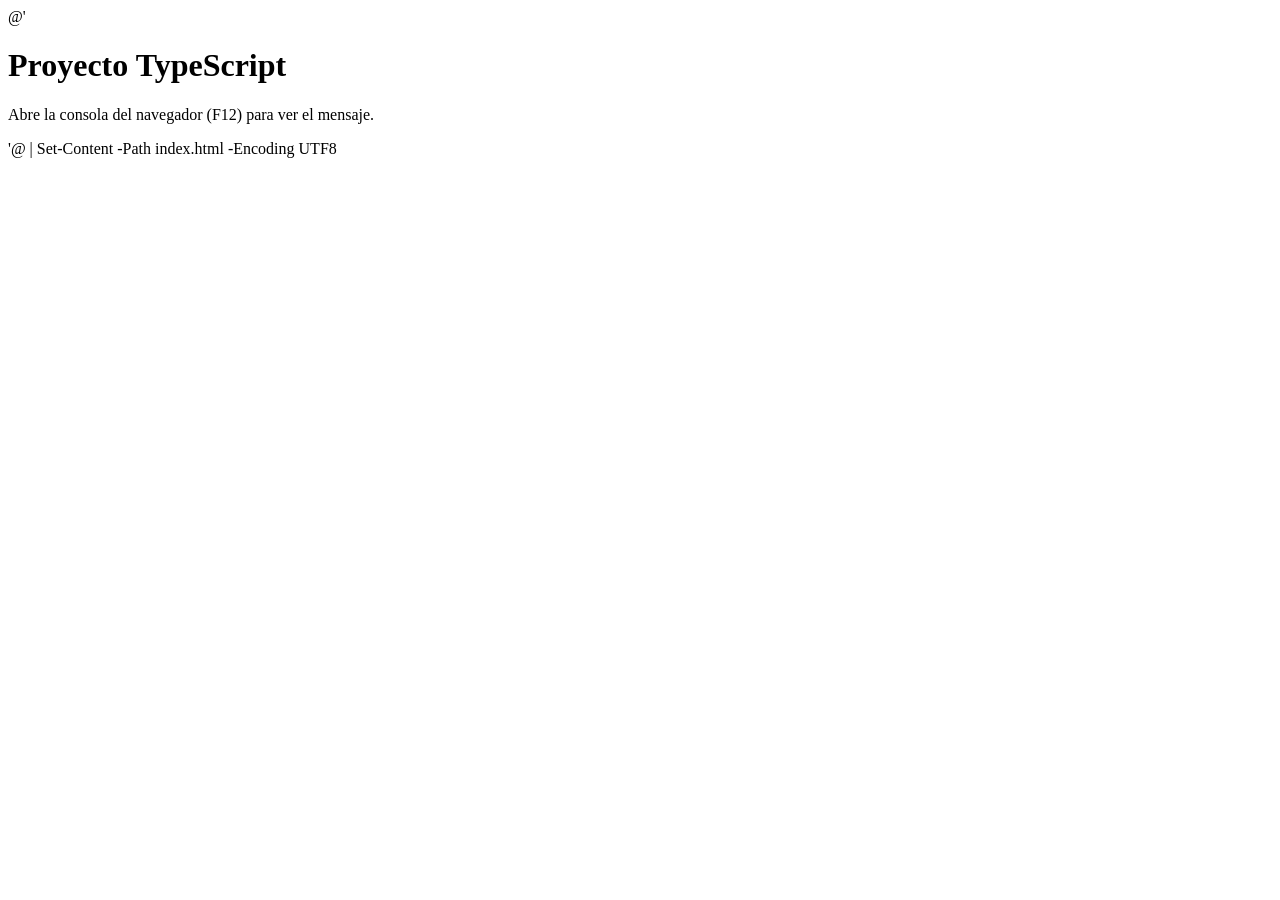
<file: EJER_01.2/index.html>
@'
<!DOCTYPE html>
<html lang="es">
<head>
  <meta charset="UTF-8">
  <meta name="viewport" content="width=device-width, initial-scale=1">
  <title>Proyecto TypeScript</title>
</head>
<body>
  <h1>Proyecto TypeScript</h1>
  <p>Abre la consola del navegador (F12) para ver el mensaje.</p>
  <script src="principal.js"></script>
</body>
</html>
'@ | Set-Content -Path index.html -Encoding UTF8
</file>
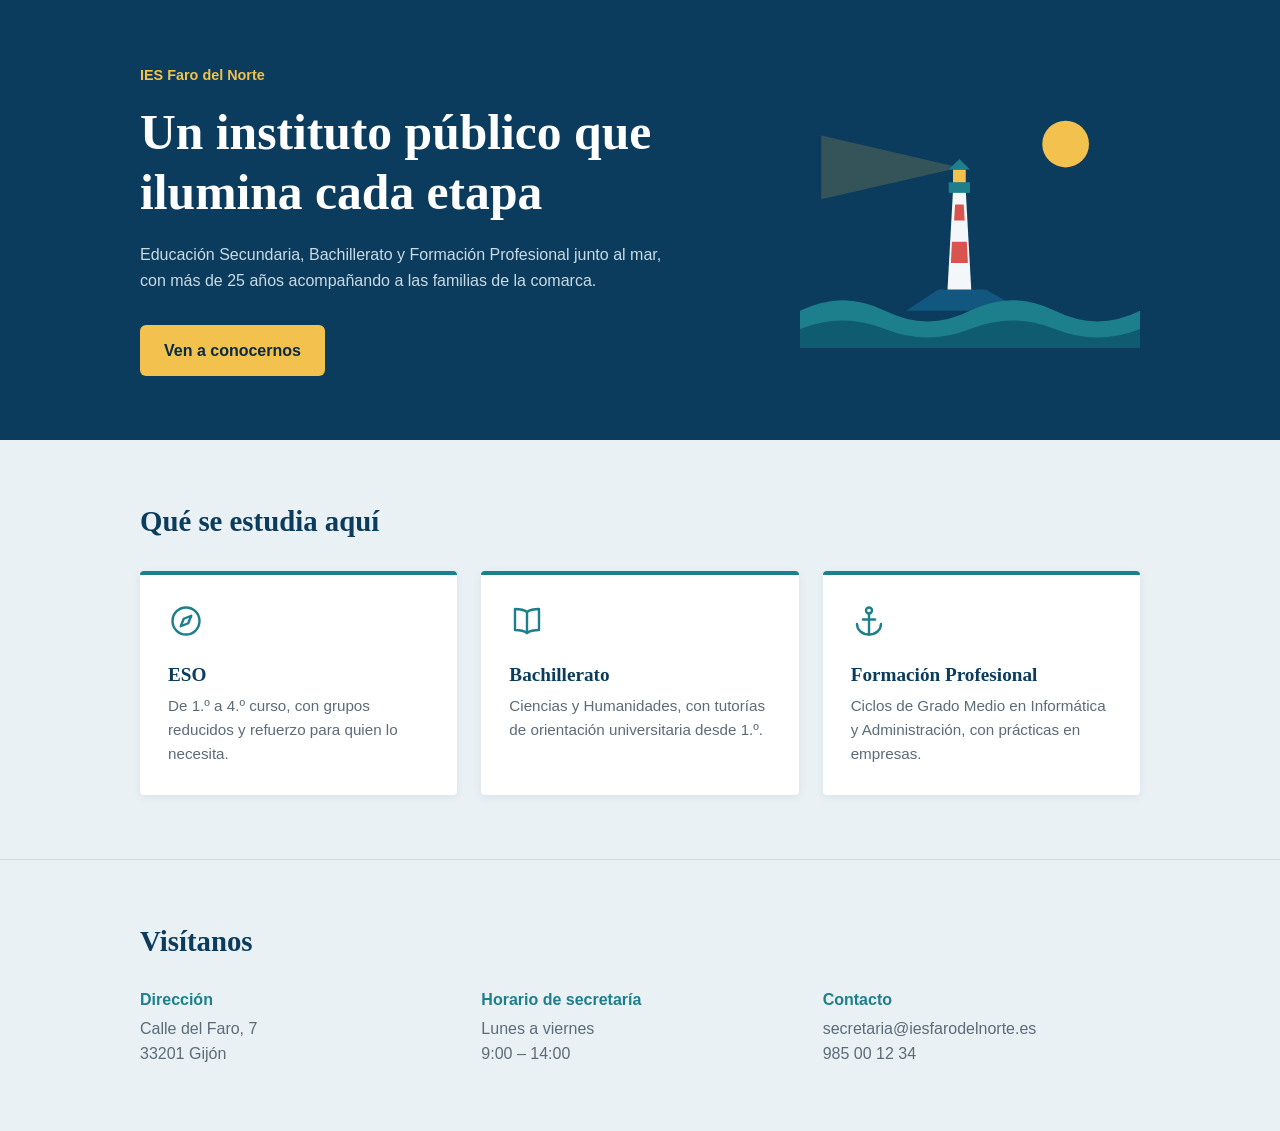
<file: EJER_01/main.html>
<!DOCTYPE html>
<html lang="es">
<head>
  <meta charset="UTF-8">
  <meta name="viewport" content="width=device-width, initial-scale=1">
  <title>IES Faro del Norte</title>
  <link rel="stylesheet" href="styles.css">
</head>
<body>

  <header class="hero">
    <div class="hero__texto">
      <p class="hero__centro">IES Faro del Norte</p>
      <h1>Un instituto público que ilumina cada etapa</h1>
      <p class="hero__descripcion">
        Educación Secundaria, Bachillerato y Formación Profesional junto al mar,
        con más de 25 años acompañando a las familias de la comarca.
      </p>
      <a class="boton" href="#visitanos">Ven a conocernos</a>
    </div>

    <!-- Ilustración: faro, luna y olas (SVG en línea, sin imágenes externas) -->
    <svg class="hero__ilustracion" viewBox="0 0 320 240" role="img" aria-label="Un faro sobre unas rocas con la luna y las olas">
      <circle cx="250" cy="48" r="22" fill="#f2c14e"/>
      <!-- haz de luz -->
      <polygon points="150,70 20,40 20,100" fill="#f2c14e" opacity=".18"/>
      <!-- faro -->
      <polygon points="138,200 162,200 156,92 144,92" fill="#f4f7f9"/>
      <polygon points="142,160 158,160 157,140 143,140" fill="#d9534f"/>
      <polygon points="145,120 155,120 154,105 146,105" fill="#d9534f"/>
      <rect x="140" y="84" width="20" height="10" fill="#1d7f8c"/>
      <rect x="144" y="72" width="12" height="12" fill="#f2c14e"/>
      <polygon points="140,72 150,62 160,72" fill="#1d7f8c"/>
      <!-- rocas -->
      <polygon points="100,205 130,185 175,185 210,205" fill="#12577f"/>
      <!-- olas -->
      <path d="M0 205 Q 40 185 80 205 T 160 205 T 240 205 T 320 205 V240 H0Z" fill="#1d7f8c"/>
      <path d="M0 222 Q 40 206 80 222 T 160 222 T 240 222 T 320 222 V240 H0Z" fill="#0f5c70"/>
    </svg>
  </header>

  <main>
    <section class="estudios" id="estudios">
      <h2>Qué se estudia aquí</h2>

      <div class="tarjetas">
        <article class="tarjeta">
          <!-- Icono: brújula -->
          <svg class="icono" viewBox="0 0 24 24" aria-hidden="true">
            <circle cx="12" cy="12" r="9"/>
            <polygon points="15.5,8.5 13.5,13.5 8.5,15.5 10.5,10.5"/>
          </svg>
          <h3>ESO</h3>
          <p>De 1.º a 4.º curso, con grupos reducidos y refuerzo para quien lo necesita.</p>
        </article>

        <article class="tarjeta">
          <!-- Icono: libro abierto -->
          <svg class="icono" viewBox="0 0 24 24" aria-hidden="true">
            <path d="M12 6c-2-1.5-5-2-8-2v14c3 0 6 .5 8 2 2-1.5 5-2 8-2V4c-3 0-6 .5-8 2z"/>
            <line x1="12" y1="6" x2="12" y2="20"/>
          </svg>
          <h3>Bachillerato</h3>
          <p>Ciencias y Humanidades, con tutorías de orientación universitaria desde 1.º.</p>
        </article>

        <article class="tarjeta">
          <!-- Icono: ancla -->
          <svg class="icono" viewBox="0 0 24 24" aria-hidden="true">
            <circle cx="12" cy="5" r="2"/>
            <line x1="12" y1="7" x2="12" y2="21"/>
            <line x1="8" y1="11" x2="16" y2="11"/>
            <path d="M4 14c0 4 3.5 7 8 7s8-3 8-7"/>
          </svg>
          <h3>Formación Profesional</h3>
          <p>Ciclos de Grado Medio en Informática y Administración, con prácticas en empresas.</p>
        </article>
      </div>
    </section>

    <section class="visitanos" id="visitanos">
      <h2>Visítanos</h2>

      <div class="datos">
        <div>
          <h3>Dirección</h3>
          <p>Calle del Faro, 7<br>33201 Gijón</p>
        </div>
        <div>
          <h3>Horario de secretaría</h3>
          <p>Lunes a viernes<br>9:00 – 14:00</p>
        </div>
        <div>
          <h3>Contacto</h3>
          <p>secretaria@iesfarodelnorte.es<br>985 00 12 34</p>
        </div>
      </div>
    </section>
  </main>

  <script src="script.js"></script>
</body>
</html>
</file>
<file: EJER_01/styles.css>
/* ---------- Variables de diseño ---------- */
:root {
  --oceano: #0b3c5d;       /* fondo del hero */
  --oceano-oscuro: #082b43;
  --turquesa: #1d7f8c;     /* iconos y detalles */
  --luz: #f2c14e;          /* acento: la luz del faro */
  --fondo: #eaf1f5;
  --tarjeta: #ffffff;
  --texto: #1c2b36;
  --texto-suave: #5b6b78;

  --fuente-titulos: "Palatino Linotype", Palatino, "Book Antiqua", Georgia, serif;
  --fuente-texto: "Segoe UI", Roboto, "Helvetica Neue", Arial, sans-serif;
}

/* ---------- Base ---------- */
* { box-sizing: border-box; margin: 0; padding: 0; }

body {
  font-family: var(--fuente-texto);
  color: var(--texto);
  background: var(--fondo);
  line-height: 1.6;
}

h1, h2, h3 { font-family: var(--fuente-titulos); line-height: 1.2; }

/* ---------- Hero ---------- */
.hero {
  background: var(--oceano);
  color: #fff;
  display: flex;
  align-items: center;
  justify-content: space-between;
  gap: 2rem;
  padding: 4rem max(1.5rem, calc((100% - 1000px) / 2));
}

.hero__texto { max-width: 34rem; }

.hero__centro {
  font-size: .9rem;
  font-weight: 600;
  color: var(--luz);
  margin-bottom: 1rem;
}

.hero h1 {
  font-size: clamp(2rem, 5vw, 3.1rem);
  font-weight: 700;
  margin-bottom: 1.25rem;
}

.hero__descripcion {
  color: #c9dbe6;
  margin-bottom: 2rem;
}

.boton {
  display: inline-block;
  background: var(--luz);
  color: var(--oceano-oscuro);
  font-weight: 700;
  text-decoration: none;
  padding: .8rem 1.5rem;
  border-radius: 6px;
}
.boton:hover { background: #f7d278; }
.boton:focus-visible { outline: 3px solid #fff; outline-offset: 3px; }

.hero__ilustracion { width: 100%; max-width: 340px; flex-shrink: 0; }

/* ---------- Secciones ---------- */
.estudios, .visitanos {
  padding: 4rem max(1.5rem, calc((100% - 1000px) / 2));
}

.estudios h2, .visitanos h2 {
  font-size: 1.8rem;
  color: var(--oceano);
  margin-bottom: 2rem;
}

/* ---------- Tarjetas ---------- */
.tarjetas {
  display: grid;
  grid-template-columns: repeat(3, 1fr);
  gap: 1.5rem;
}

.tarjeta {
  background: var(--tarjeta);
  border-top: 4px solid var(--turquesa);
  border-radius: 4px;
  padding: 1.75rem;
  box-shadow: 0 2px 8px rgba(11, 60, 93, .08);
}

.icono {
  width: 36px;
  height: 36px;
  fill: none;
  stroke: var(--turquesa);
  stroke-width: 1.6;
  stroke-linecap: round;
  stroke-linejoin: round;
  margin-bottom: 1rem;
}

.tarjeta h3 { font-size: 1.2rem; color: var(--oceano); margin-bottom: .5rem; }
.tarjeta p  { color: var(--texto-suave); font-size: .95rem; }

/* ---------- Visítanos ---------- */
.visitanos {
  border-top: 1px solid #cfdce5;
}

.datos {
  display: grid;
  grid-template-columns: repeat(3, 1fr);
  gap: 1.5rem;
}

.datos h3 {
  font-family: var(--fuente-texto);
  font-size: 1rem;
  color: var(--turquesa);
  margin-bottom: .4rem;
}

.datos p { color: var(--texto-suave); }

/* ---------- Responsive ---------- */
@media (max-width: 800px) {
  .hero { flex-direction: column; text-align: left; align-items: flex-start; }
  .hero__ilustracion { max-width: 260px; }
  .tarjetas, .datos { grid-template-columns: 1fr; }
}

/* ---------- Interacción ---------- */
.tarjeta { cursor: pointer; }
.tarjeta:hover { box-shadow: 0 4px 14px rgba(11, 60, 93, .18); }
</file>
